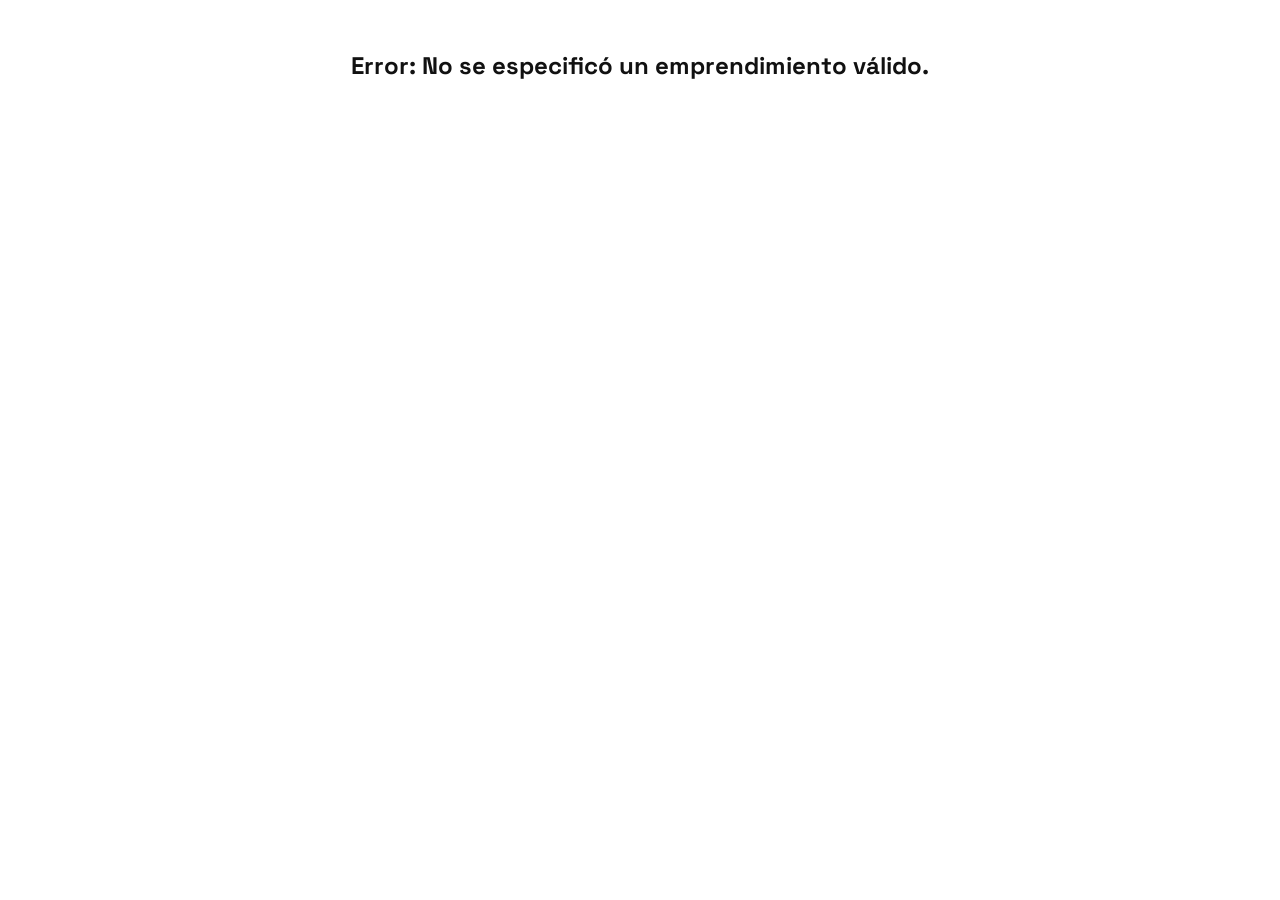
<file: html/business-detail.html>
<!DOCTYPE html>
<html lang="es">
<head>
  <meta charset="UTF-8" />
  <meta name="viewport" content="width=device-width, initial-scale=1.0" />
  <title>MercadU – Detalle de Emprendimiento</title>
  <link href="https://fonts.googleapis.com/css2?family=Nunito:wght=400;700;900&family=Space+Grotesk:wght=400;600;700&display=swap" rel="stylesheet" />
  <link rel="stylesheet" href="../css/home.css" />
  <link rel="stylesheet" href="../css/business-detail.css" />
  <link rel="stylesheet" href="/css/logueado.css" />
</head>
<body class="business-detail-page">

<nav>
  <ul class="nav-links">
    <li><a href="index.html">Explorar</a></li>
    <li><a href="business.html">Emprendimientos</a></li>
    <li><a href="#">Sobre MercadU</a></li>
  </ul>
  <div class="nav-right">
    <div class="logo">Mercad<span>U</span></div>
    <div class="nav-actions">
      <div id="navAuthZone"></div>
    </div>
  </div>
</nav>

<div class="breadcrumb" style="padding: 15px 4%; max-width: 1200px; margin: 0 auto;">
  <a href="business.html" style="color: var(--purple-dark, #4a148c); text-decoration: none; font-size: 14px;">‹ Volver a Emprendimientos</a>
</div>

<section class="emp-header">
  <div class="emp-header-text">
    <span id="businessCat" class="emp-categoria">Cargando...</span>
    <h1 id="businessTitle">–</h1>
    <p id="businessDesc">Cargando descripción del emprendimiento estudiantil...</p>
  </div>
</section>

<section class="section detail-products-section">
  <h2 class="emp-name detail-section-title">Catálogo de Productos</h2>
  <p class="detail-section-subtitle">Productos exclusivos ofrecidos por este emprendimiento</p>
  
  <div class="product-grid" id="businessProductsGrid">
    <p class="emp-loading">Cargando catálogo de productos...</p>
  </div>
</section>

<footer>
  <div class="logo">Mercad<span>U</span></div>
  <nav>
    <ul>
      <li><a href="#">Términos</a></li>
      <li><a href="#">Privacidad</a></li>
      <li><a href="#">Contacto</a></li>
    </ul>
  </nav>
  <p>© 2026 MercadU – Hecho por y para estudiantes</p>
</footer>

<script src="../js/business-detail.js"></script>
<script src="../js/nav-auth.js"></script>
</body>
</html>
</file>
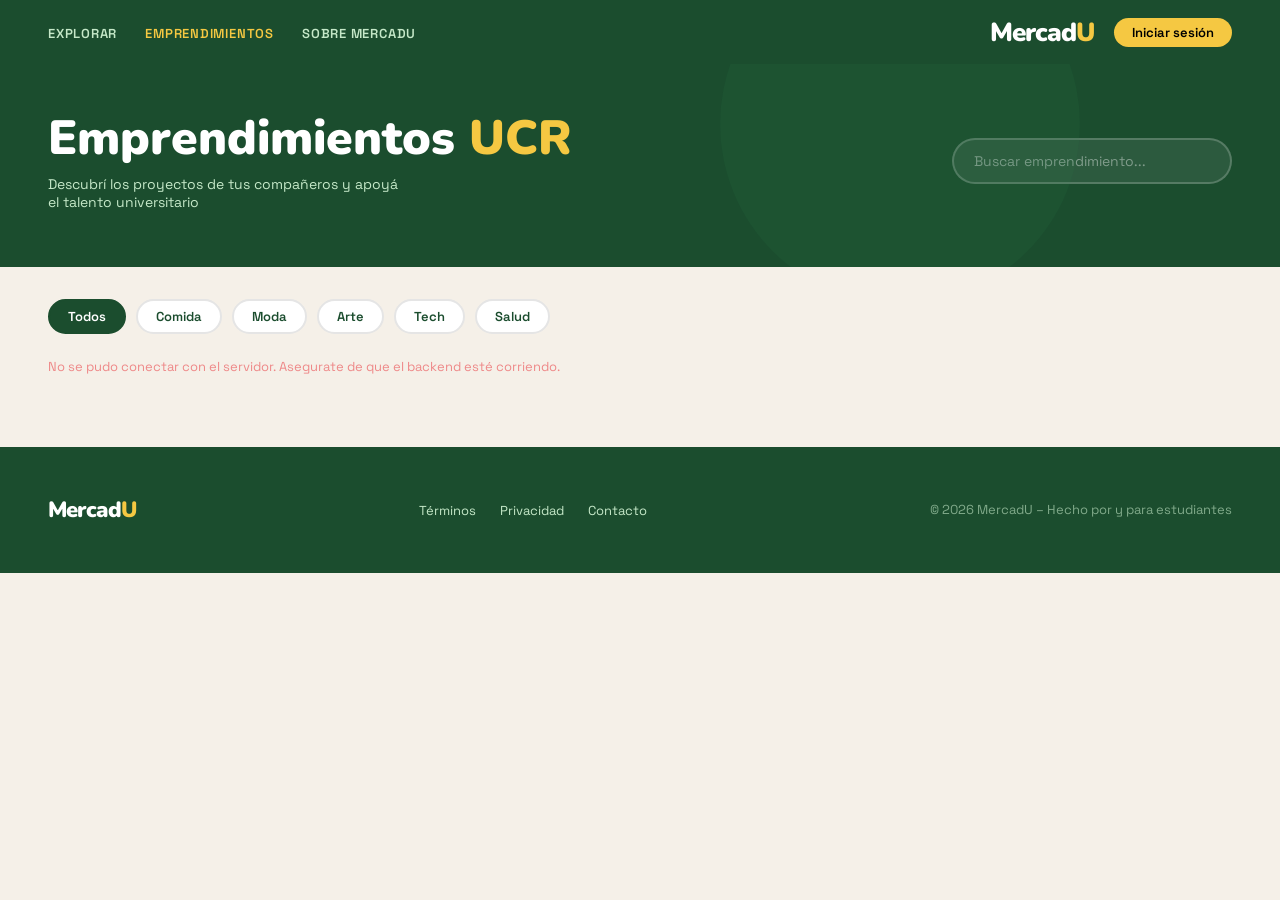
<file: html/business.html>
<!DOCTYPE html>
<html lang="es">
<head>
  <meta charset="UTF-8" />
  <meta name="viewport" content="width=device-width, initial-scale=1.0" />
  <title>MercadU – Emprendimientos</title>
  <link href="https://fonts.googleapis.com/css2?family=Nunito:wght@400;700;900&family=Space+Grotesk:wght@400;600;700&display=swap" rel="stylesheet" />
  <link rel="stylesheet" href="../css/home.css" />
  <link rel="stylesheet" href="../css/business.css" />
  <link rel="stylesheet" href="../css/logueado.css" />
</head>
<body>

<nav>
  <ul class="nav-links">
    <li><a href="index.html">Explorar</a></li>
    <li><a href="business.html" style="color:var(--yellow)">Emprendimientos</a></li>
    <li><a href="#">Sobre MercadU</a></li>
  </ul>
  <div class="nav-right">
    <div class="logo">Mercad<span>U</span></div>
    <div class="nav-actions">
      <div id="navAuthZone"></div>
    </div>
  </div>
</nav>

<div class="emp-header">
  <div class="emp-header-text">
    <h1>Emprendimientos <em>UCR</em></h1>
    <p>Descubrí los proyectos de tus compañeros y apoyá el talento universitario</p>
  </div>
  <div class="emp-search">
    <input type="text" id="searchInput" placeholder="Buscar emprendimiento..." oninput="filtrar()" />
  </div>
</div>

<div class="emp-filtros section">
  <button class="filtro-btn active" onclick="filtrarCategoria('todos', this)">Todos</button>
  <button class="filtro-btn" onclick="filtrarCategoria('comida', this)">Comida</button>
  <button class="filtro-btn" onclick="filtrarCategoria('moda', this)">Moda</button>
  <button class="filtro-btn" onclick="filtrarCategoria('arte', this)">Arte</button>
  <button class="filtro-btn" onclick="filtrarCategoria('tech', this)">Tech</button>
  <button class="filtro-btn" onclick="filtrarCategoria('salud', this)">Salud</button>
</div>

<section class="section emp-section">
  <div id="empGrid" class="emp-grid">
    <p class="emp-loading">Cargando emprendimientos...</p>
  </div>
  <p id="empEmpty" class="emp-empty" style="display:none">No se encontraron emprendimientos.</p>
</section>

<footer>
  <div class="logo">Mercad<span>U</span></div>
  <nav>
    <ul>
      <li><a href="#">Términos</a></li>
      <li><a href="#">Privacidad</a></li>
      <li><a href="#">Contacto</a></li>
    </ul>
  </nav>
  <p>© 2026 MercadU – Hecho por y para estudiantes</p>
</footer>

<script src="../js/business.js"></script>
<script src="../js/nav-auth.js"></script>
</body>
</html>
</file>
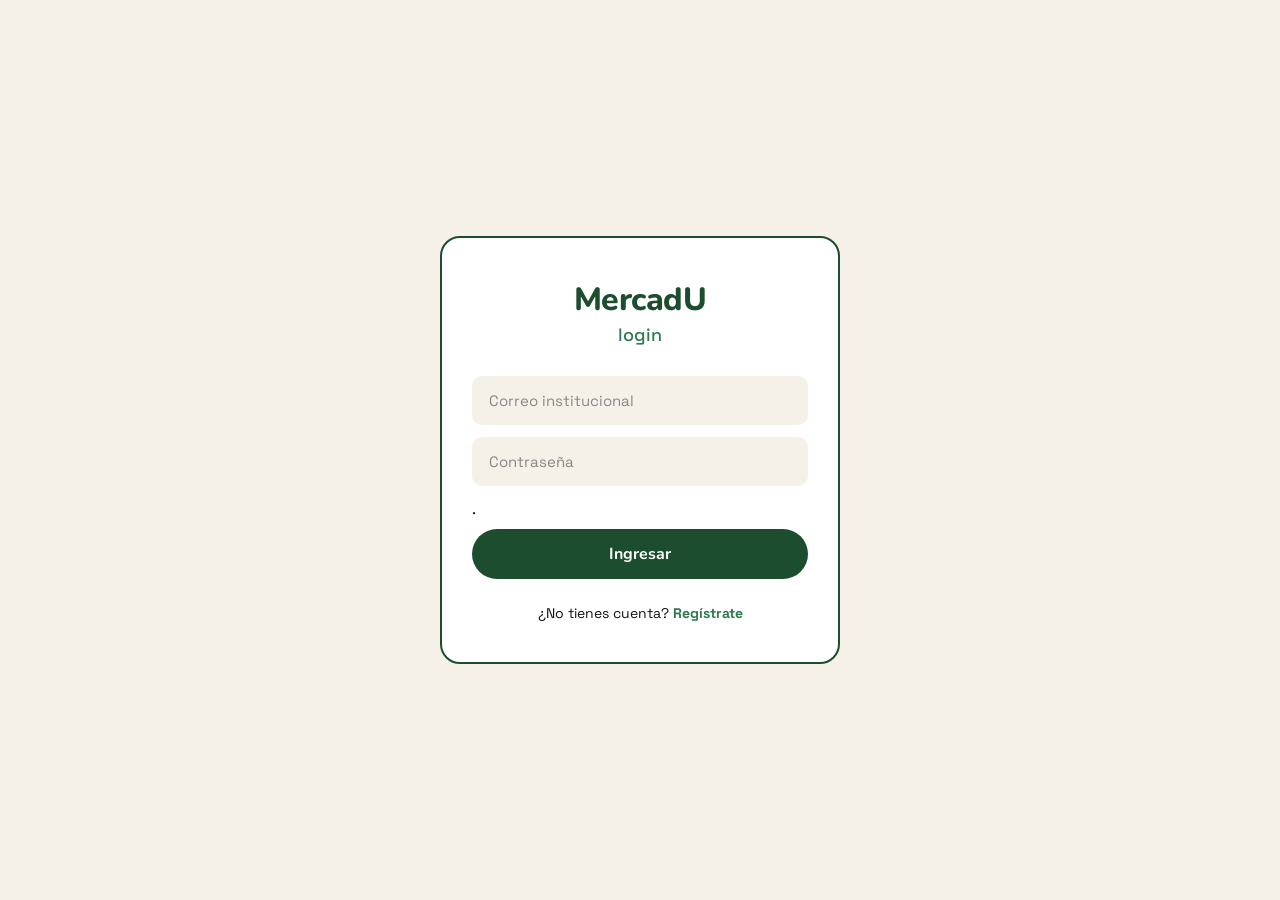
<file: html/login.html>
<!DOCTYPE html>
<html lang="en">
    <head>
        <meta charset="UTF-8">
        <meta name="viewport" content="width=device-width, initial-scale=1.0">
        <link href="https://fonts.googleapis.com/css2?family=Nunito:wght@400;700;900&family=Space+Grotesk:wght@400;600;700&display=swap" rel="stylesheet" />
        <link rel="stylesheet" href="/css/login.css" />
        <title>Login</title>
    </head>
    <body>
        <div class="container" id="container">
            <div class="form-container sign-in-container">
                <form id="loginForm">
                    <span class="brand">MercadU</span>
                    <h2>Login</h2>

                    <input type="email" id="userEmail" placeholder="Correo institucional" required />
                    <input type="password" id="userPassword" placeholder="Contraseña" required />

                    <p id = "message"> . </p>

                    <button type="submit">Ingresar</button>

                    <p class="toggle-text">¿No tienes cuenta? <a href="register.html" id="signUp">Regístrate</a></p>
                </form>
            </div>
        </div>
        
    <script src="../js/login.js"></script>
    </body>
    
</html>
</file>
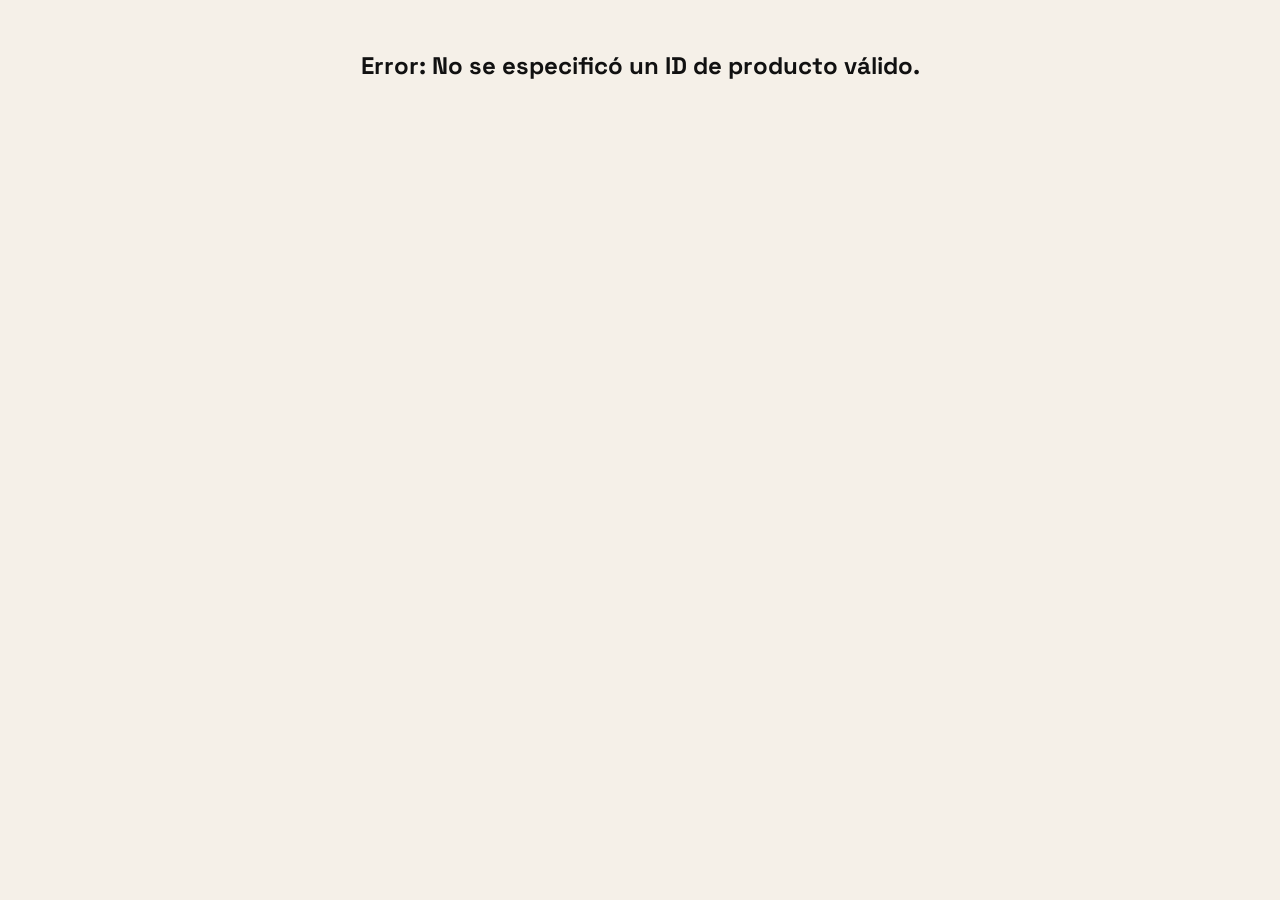
<file: html/product.html>
<!DOCTYPE html>
<html lang="es">
<head>
  <meta charset="UTF-8" />
  <meta name="viewport" content="width=device-width, initial-scale=1.0" />
  <title>MercadU – Producto</title>
  <link href="https://fonts.googleapis.com/css2?family=Nunito:wght@400;700;900&family=Space+Grotesk:wght@400;600;700&display=swap" rel="stylesheet" />
<link rel="stylesheet" href="../css/home.css" />
<link rel="stylesheet" href="../css/product.css" />
<link rel="stylesheet" href="../css/logueado.css" />
</head>
<body>

<!-- nav -->
<nav>
  <ul class="nav-links">
    <li><a href="index.html">Explorar</a></li>
    <li><a href="#">Destacados</a></li>
    <li><a href="#">Sobre MercadU</a></li>
  </ul>
  <div class="nav-right">
    <div class="logo">Mercad<span>U</span></div>
    <div class="nav-actions">
      <div id="navAuthZone"></div>
    </div>
  </div>
</nav>

<!-- breadcrumb -->
<div class="breadcrumb">
  <a href="index.html">Inicio ></a>
</div>

<!-- producto -->
<div class="product-page">

  <!-- info -->
  <div class="product-card-detail">
    <div class="product-icon-big"></div>
    <p class="detail-categoria">–</p>
  </div>

  <!-- detalle -->
  <div class="product-detail">
    <p class="detail-seller">–</p>
    <h1 class="detail-name">–</h1>

    <div class="rating-row">
      <div class="stars-display" id="starsDisplay"></div>
      <span class="rating-avg" id="ratingAvg">–</span>
      <span class="rating-count" id="ratingCount">(cargando...)</span>
    </div>

    <div class="detail-price">– <small></small></div>

    <p class="detail-desc">–</p>

    <div class="seller-box">
      <div class="seller-avatar">👤</div>
      <div class="seller-info">
        <p>Vendedor</p>
        <strong class="detail-vendedor">–</strong>
      </div>
    </div>
  </div>
</div>

<hr class="divider" />

<!-- reseñas -->
<section class="reviews-section">
  <h2>Reseñas del producto</h2>

  <div class="reviews-meta">
    <div class="big-avg" id="bigAvg">–</div>
    <div class="avg-details">
      <div class="stars-display" id="starsDisplayBig" style="margin-bottom:6px"></div>
      <div id="barChart"></div>
    </div>
  </div>

  <div class="reviews-grid" id="reviewsGrid">
    <p style="color:#aaa;font-size:14px">Cargando reseñas...</p>
  </div>

  <div class="new-review">
    <h3>Dejá tu reseña </h3>

    <div class="form-group">
      <label>Tu calificación</label>
      <div class="star-picker" id="starPicker">
        <button class="star-btn" data-val="1" onclick="setStars(1)">★</button>
        <button class="star-btn" data-val="2" onclick="setStars(2)">★</button>
        <button class="star-btn" data-val="3" onclick="setStars(3)">★</button>
        <button class="star-btn" data-val="4" onclick="setStars(4)">★</button>
        <button class="star-btn" data-val="5" onclick="setStars(5)">★</button>
      </div>
    </div>

    <div class="form-group">
      <label for="comentario">Comentario</label>
      <textarea id="comentario" placeholder="Contanos tu experiencia con este producto..." maxlength="500" oninput="updateChar()"></textarea>
      <span class="char-count"><span id="charCount">0</span>/500</span>
    </div>

    <button class="btn-submit" onclick="enviarResena()">Publicar reseña</button>
    <div class="form-msg" id="formMsg"></div>
  </div>
</section>

<footer>
  <div class="logo">Mercad<span>U</span></div>
  <nav>
    <ul>
      <li><a href="#">Términos</a></li>
      <li><a href="#">Privacidad</a></li>
      <li><a href="#">Contacto</a></li>
    </ul>
  </nav>
  <p>© 2026 MercadU – Hecho por y para estudiantes</p>
</footer>
 <script src="../js/product.js"></script>
 <script src="../js/nav-auth.js"></script>
</body>
</html>
</file>
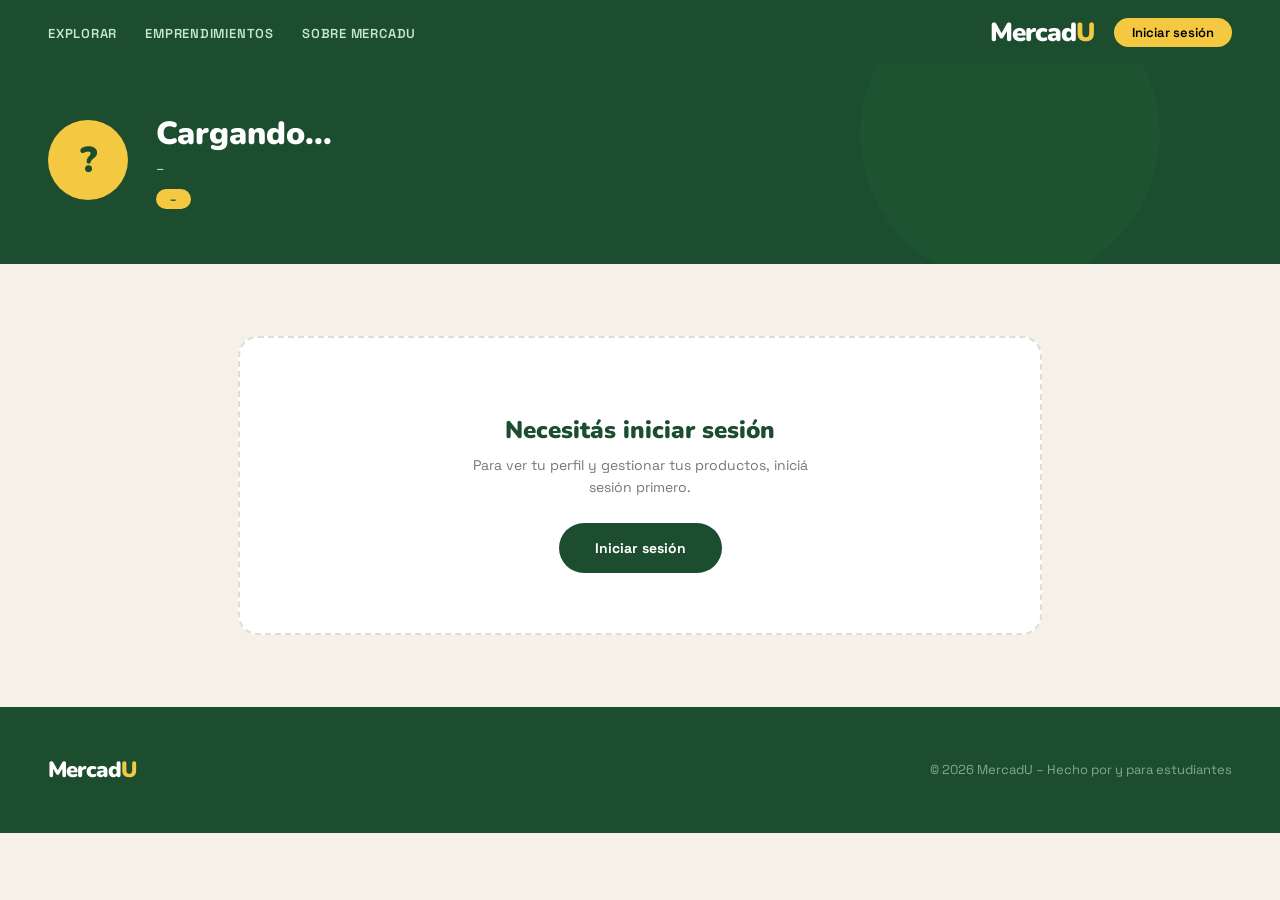
<file: html/profile.html>
<!DOCTYPE html>
<html lang="es">
<head>
  <meta charset="UTF-8" />
  <meta name="viewport" content="width=device-width, initial-scale=1.0" />
  <title>MercadU – Mi perfil</title>
  <link href="https://fonts.googleapis.com/css2?family=Nunito:wght@400;700;900&family=Space+Grotesk:wght@400;600;700&display=swap" rel="stylesheet" />
  <link rel="stylesheet" href="../css/home.css" />
  <link rel="stylesheet" href="../css/logueado.css" />
  <link rel="stylesheet" href="../css/profile.css" />
</head>
<body>

<nav>
  <ul class="nav-links">
    <li><a href="index.html">Explorar</a></li>
    <li><a href="business.html">Emprendimientos</a></li>
    <li><a href="#">Sobre MercadU</a></li>
  </ul>
  <div class="nav-right">
    <div class="logo">Mercad<span>U</span></div>
    <div id="navAuthZone"></div>
  </div>
</nav>

<div class="profile-header">
  <div class="profile-avatar-big" id="profileAvatarBig">?</div>
  <div class="profile-header-info">
    <h1 id="profileName">Cargando...</h1>
    <p id="profileEmail" class="profile-email">–</p>
    <span id="profileRol" class="profile-badge">–</span>
  </div>
</div>

<div class="profile-body section">

  <div id="noSession" class="profile-empty-state" style="display:none">
    <div class="empty-icon"></div>
    <h2>Necesitás iniciar sesión</h2>
    <p>Para ver tu perfil y gestionar tus productos, iniciá sesión primero.</p>
    <a href="login.html" class="btn-dark">Iniciar sesión</a>
  </div>

  <div id="withSession" style="display:none">

    <div class="profile-section-card" id="businessBlock">
      <div class="profile-section-header">
        <h2>Mi emprendimiento</h2>
      </div>
      <div id="businessContent">
        </div>
    </div>

    <div class="profile-section-card" id="productsBlock" style="display:none">
      <div class="profile-section-header">
        <h2>Mis productos</h2>
        <button class="btn-dark" id="btnAddProduct" onclick="abrirModalProducto()">+ Agregar producto</button>
      </div>
      <div class="product-grid" id="profileProductGrid">
        <p style="color:#aaa;font-size:14px">Cargando tus productos...</p>
      </div>
    </div>

  </div>
</div>

<div id="modalBusiness" class="modal-overlay" style="display:none">
  <div class="modal-card">
    <div class="modal-header">
      <h3>Crear mi emprendimiento</h3>
      <button class="modal-close" onclick="cerrarModal('modalBusiness')">✕</button>
    </div>
    <div class="form-group">
      <label>Nombre del emprendimiento</label>
      <input type="text" id="bName" placeholder="Ej: Stickers by Ailen" />
    </div>
    <div class="form-group">
      <label>Descripción</label>
      <textarea id="bDesc" placeholder="Contá de qué trata tu emprendimiento..." rows="3"></textarea>
    </div>
    <div class="form-group">
      <label>Categoría</label>
      <select id="bCategory">
        <option value="" disabled selected>Seleccioná una categoría</option>
        <option value="comida">Comida</option>
        <option value="moda">Moda</option>
        <option value="arte">Arte</option>
        <option value="tech">Tech</option>
        <option value="salud">Salud</option>
        <option value="general">General</option>
      </select>
    </div>
    <div class="form-msg" id="businessMsg"></div>
    <button class="btn-submit-modal" onclick="crearEmprendimiento()">Crear emprendimiento</button>
  </div>
</div>

<div id="modalEditBusiness" class="modal-overlay" style="display:none">
  <div class="modal-card">
    <div class="modal-header">
      <h3>Editar mi emprendimiento</h3>
      <button class="modal-close" onclick="cerrarModal('modalEditBusiness')">✕</button>
    </div>
    <div class="form-group">
      <label>Nombre del emprendimiento</label>
      <input type="text" id="editBName" />
    </div>
    <div class="form-group">
      <label>Descripción</label>
      <textarea id="editBDesc" rows="3"></textarea>
    </div>
    <div class="form-group">
      <label>Categoría</label>
      <select id="editBCategory">
        <option value="comida">Comida</option>
        <option value="moda">Moda</option>
        <option value="arte">Arte</option>
        <option value="tech">Tech</option>
        <option value="salud">Salud</option>
        <option value="general">General</option>
      </select>
    </div>
    <div class="form-msg" id="editBusinessMsg"></div>
    <button class="btn-submit-modal" onclick="actualizarEmprendimiento()">Guardar Cambios</button>
  </div>
</div>

<div id="modalProduct" class="modal-overlay" style="display:none">
  <div class="modal-card">
    <div class="modal-header">
      <h3>Publicar producto</h3>
      <button class="modal-close" onclick="cerrarModal('modalProduct')">✕</button>
    </div>
    <div class="form-group">
      <label>Nombre del producto</label>
      <input type="text" id="pName" placeholder="Ej: Pack de stickers" />
    </div>
    <div class="form-group">
      <label>Descripción</label>
      <textarea id="pDesc" placeholder="Describí tu producto..." rows="3"></textarea>
    </div>
    <div class="form-group">
      <label>Precio (₡)</label>
      <input type="number" id="pPrice" placeholder="Ej: 2500" min="0" />
    </div>
    <div class="form-msg" id="productMsg"></div>
    <button class="btn-submit-modal" onclick="publicarProducto()">Publicar producto</button>
  </div>
</div>

<footer>
  <div class="logo">Mercad<span>U</span></div>
  <p>© 2026 MercadU – Hecho por y para estudiantes</p>
</footer>

<script src="../js/profile.js"></script>
<script src="../js/nav-auth.js"></script>
</body>
</html>
</file>
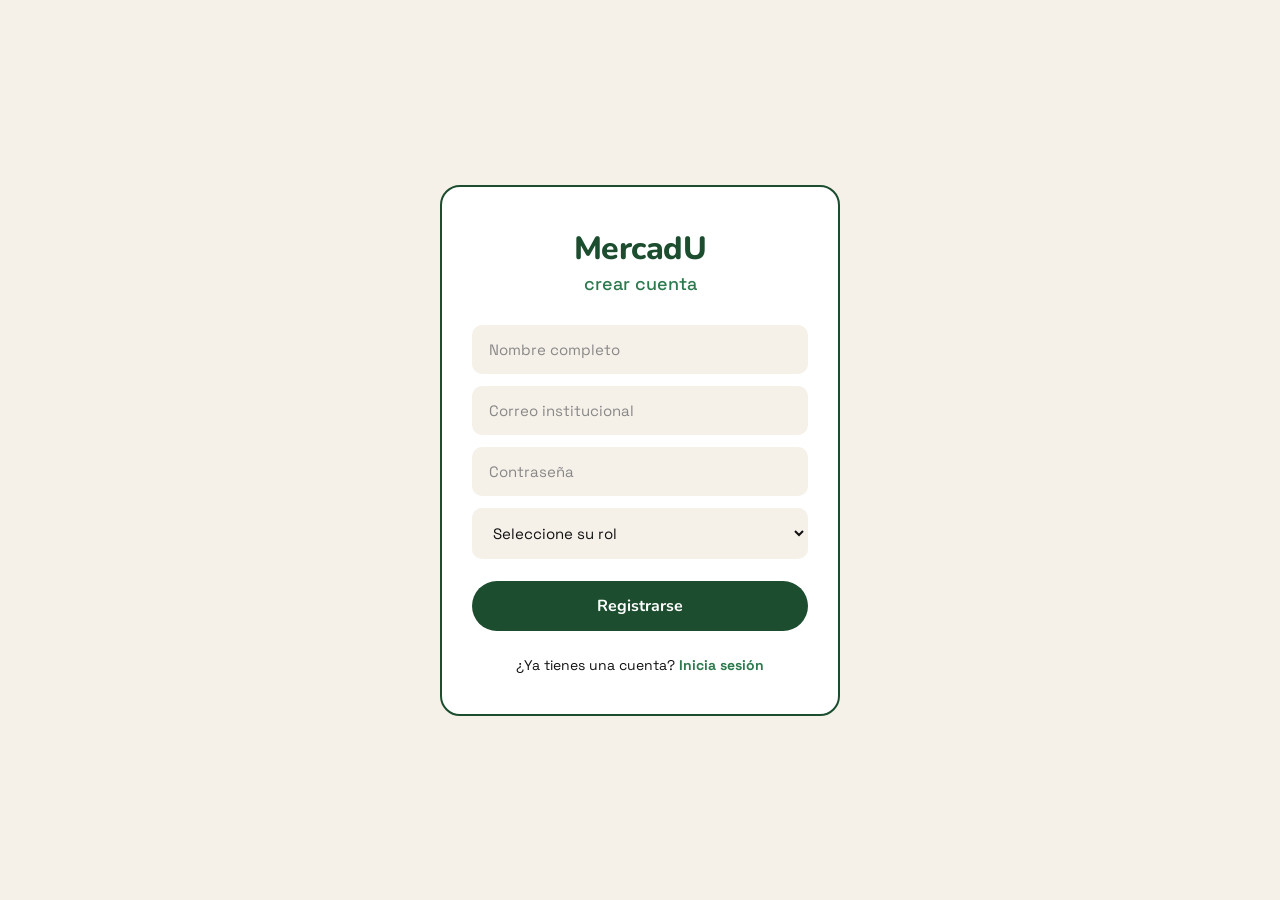
<file: html/register.html>
<!DOCTYPE html>
<html lang="en">
    <head>
        <meta charset="UTF-8">
        <meta name="viewport" content="width=device-width, initial-scale=1.0">
        <link href="https://fonts.googleapis.com/css2?family=Nunito:wght@400;700;900&family=Space+Grotesk:wght@400;600;700&display=swap" rel="stylesheet" />
        <link rel="stylesheet" href="/css/login.css" />
        <title>Registro</title>
    </head>
    
    <body>
        <div class="container" id="container">
            <div class="form-container sign-up-container">
                <form id="userForm">
                    <span class="brand">MercadU</span>
                    <h2>Crear Cuenta</h2>
                    
                    
                    
                    <input type="text" id="userName" placeholder="Nombre completo" required />
                    
                    <input type="email" id="userEmail" placeholder="Correo institucional" required />
                    
                    <input type="password" id="userPassword" placeholder="Contraseña" required />
                    
                    <select id="userRol" required>
                        <option value="" disabled selected>Seleccione su rol</option>
                        <option value="ESTUDIANTE">Estudiante</option>
                        <option value="VENDEDOR">Vendedor</option>
                    </select>
                    
                    <div id="message" ></div>
                    
                    <button type="submit">Registrarse</button>
                    <p class="toggle-text">¿Ya tienes una cuenta? <a href="login.html" id="signIn">Inicia sesión</a></p>
                </form>
            </div>
        </div>
        <script src="../js/register.js"></script>
    </body>
    
</html>
</file>
<file: css/home.css>
/* ── tokens ── */
:root {
  --green-dark:  #1b4d2e;
  --green-mid:   #2d7a4f;
  --green-light: #c5e8c8;
  --pink:        #f2a7c3;
  --yellow:      #f5c842;
  --peach:       #f5b88a;
  --cream:       #f5f0e8;
  --white:       #ffffff;
  --text-dark:   #111111;

  --font-display: 'Nunito', sans-serif;
  --font-body:    'Space Grotesk', sans-serif;

  --radius-card: 20px;
  --radius-btn:  50px;
}

*, *::before, *::after { box-sizing: border-box; margin: 0; padding: 0; }

body {
  font-family: var(--font-body);
  background: var(--cream);
  color: var(--text-dark);
}

/* ── navegación ── */
nav {
  background: var(--green-dark);
  display: flex;
  align-items: center;
  justify-content: space-between;
  padding: 0 48px;
  height: 64px;
  position: sticky;
  top: 0;
  z-index: 100;
}

.nav-right {
  display: flex;
  align-items: center;
  gap: 20px;
}

.nav-links {
  display: flex;
  gap: 28px;
  list-style: none;
  margin-right: 48px;
}

.nav-links a {
  color: var(--green-light);
  text-decoration: none;
  font-size: 13px;
  font-weight: 600;
  letter-spacing: .06em;
  text-transform: uppercase;
  transition: color .2s;
}

.nav-links a:hover { color: var(--yellow); }

.logo {
  font-family: var(--font-display);
  font-weight: 900;
  font-size: 26px;
  color: var(--white);
  letter-spacing: -1px;
}

.logo span { color: var(--yellow); }

.nav-actions {
  display: flex;
  gap: 16px;
  align-items: center;
}

.nav-actions button {
  background: var(--yellow);
  border: none;
  border-radius: var(--radius-btn);
  font-family: var(--font-body);
  font-weight: 600;
  font-size: 13px;
  padding: 6px 18px;
  cursor: pointer;
  transition: transform .15s, background .2s;
}

.nav-actions button:hover { transform: scale(1.04); background: #ffd000; }

/* ── hero ── */
.hero {
  background: var(--green-dark);
  display: grid;
  grid-template-columns: 1fr 1fr;
  align-items: center;
  min-height: 480px;
  padding: 64px 48px;
  gap: 40px;
  position: relative;
  overflow: hidden;
}

/* decorative circles */
.hero::before,
.hero::after {
  content: '';
  position: absolute;
  border-radius: 50%;
  opacity: .15;
  background: var(--green-mid);
  pointer-events: none;
}
.hero::before { width: 400px; height: 400px; top: -120px; right: 240px; }
.hero::after  { width: 260px; height: 260px; bottom: -80px; right: 180px; }

.hero-text { position: relative; z-index: 1; }

.hero-eyebrow {
  display: inline-block;
  background: var(--yellow);
  border-radius: var(--radius-btn);
  font-size: 12px;
  font-weight: 700;
  letter-spacing: .08em;
  text-transform: uppercase;
  padding: 4px 14px;
  margin-bottom: 20px;
  color: var(--green-dark);
}

.hero h1 {
  font-family: var(--font-display);
  font-size: clamp(36px, 5vw, 58px);
  font-weight: 900;
  color: var(--white);
  line-height: 1.05;
  margin-bottom: 20px;
}

.hero h1 em {
  font-style: normal;
  color: var(--yellow);
}

.hero p {
  color: var(--green-light);
  font-size: 15px;
  line-height: 1.7;
  max-width: 380px;
  margin-bottom: 32px;
}

.btn-primary {
  display: inline-block;
  background: var(--white);
  color: var(--green-dark);
  font-family: var(--font-body);
  font-weight: 700;
  font-size: 14px;
  padding: 14px 32px;
  border-radius: var(--radius-btn);
  text-decoration: none;
  border: none;
  cursor: pointer;
  transition: transform .2s, background .2s;
}

.btn-primary:hover { background: var(--yellow); transform: translateY(-2px); }

.btn-secondary {
  display: inline-block;
  background: transparent;
  color: var(--white);
  font-family: var(--font-body);
  font-weight: 600;
  font-size: 14px;
  padding: 14px 28px;
  border-radius: var(--radius-btn);
  text-decoration: none;
  border: 2px solid rgba(255,255,255,.35);
  margin-left: 12px;
  transition: border-color .2s, background .2s;
}

.btn-secondary:hover { background: rgba(255,255,255,.08); border-color: var(--white); }

/* hero image card */
.hero-visual {
  position: relative;
  z-index: 1;
  display: flex;
  justify-content: center;
  align-items: center;
}

.hero-img-card {
  background: transparent;
  border-radius: var(--radius-card);
  width: 450px;
  height: 350px;
  display: flex;
  align-items: center;
  justify-content: center;
  overflow: hidden;
}

.hero-img-card img {
  width: 100%;
  height: 100%;
  object-fit: cover;
  border-radius: var(--radius-card);
}

/* oculta el placeholder cuando hay una imagen real */
.hero-img-card img ~ .hero-img-placeholder {
  display: none;
}

.hero-img-placeholder {
  display: flex;
  flex-direction: column;
  align-items: center;
  gap: 12px;
  color: rgba(0,0,0,.4);
  font-size: 13px;
  font-weight: 600;
  text-align: center;
  padding: 20px;
}

.hero-img-placeholder svg { opacity: .5; }

/* ── seccion wr ── */
.section { padding: 72px 48px; }

.section-title {
  font-family: var(--font-display);
  font-size: 32px;
  font-weight: 900;
  color: var(--green-dark);
  margin-bottom: 8px;
}

.section-subtitle {
  color: #555;
  font-size: 14px;
  margin-bottom: 40px;
}

/* ── categorias ── */
.categories { background: var(--cream); }

.cat-grid {
  display: grid;
  grid-template-columns: repeat(5, 1fr);
  gap: 16px;
}

.cat-card {
  background: var(--white);
  border-radius: var(--radius-card);
  padding: 28px 16px;
  text-align: center;
  cursor: pointer;
  transition: transform .2s, box-shadow .2s;
  border: 2px solid transparent;
}

.cat-card:hover {
  transform: translateY(-4px);
  box-shadow: 0 12px 32px rgba(27,77,46,.12);
  border-color: var(--green-mid);
}

.cat-icon {
  font-size: 36px;
  margin-bottom: 10px;
  display: block;
}

.cat-card p {
  font-weight: 700;
  font-size: 13px;
  color: var(--green-dark);
  letter-spacing: .02em;
}

/* ── productos ── */
.products { background: var(--white); }

.product-grid {
  display: flex;
  flex-direction: column;
  gap: 14px;
}

.product-card {
  border-radius: var(--radius-card);
  background: var(--cream);
  transition: transform .2s, box-shadow .2s;
  cursor: pointer;
  display: flex;
  align-items: center;
  gap: 20px;
  padding: 20px 24px;
  text-decoration: none;
  color: inherit;
  border: 2px solid transparent;
}

.product-card:hover {
  transform: translateX(4px);
  box-shadow: 0 8px 24px rgba(27,77,46,.10);
  border-color: var(--green-mid);
}

.product-body {
  flex: 1;
  min-width: 0;
}

.product-seller {
  font-size: 11px;
  font-weight: 600;
  color: var(--green-mid);
  text-transform: uppercase;
  letter-spacing: .06em;
  margin-bottom: 2px;
}

.product-name {
  font-family: var(--font-display);
  font-weight: 800;
  font-size: 16px;
  color: var(--green-dark);
  margin-bottom: 4px;
  white-space: nowrap;
  overflow: hidden;
  text-overflow: ellipsis;
}

.product-desc {
  font-size: 12px;
  color: #777;
  white-space: nowrap;
  overflow: hidden;
  text-overflow: ellipsis;
}

.product-meta {
  display: flex;
  flex-direction: column;
  align-items: flex-end;
  gap: 6px;
  flex-shrink: 0;
}

.product-price {
  font-weight: 800;
  font-size: 17px;
  color: var(--green-dark);
}

.product-price small {
  font-size: 11px;
  font-weight: 400;
  color: #888;
  margin-left: 2px;
}

.product-arrow {
  color: var(--green-mid);
  font-size: 18px;
  font-weight: 700;
}


.product-price small {
  font-size: 12px;
  font-weight: 400;
  color: #888;
  margin-left: 4px;
}

/* ── tuto ── */
.how { background: var(--green-dark); padding-bottom: 120px; }
.how .section-title { color: var(--white); }
.how .section-subtitle { color: var(--green-light); }

.steps-grid {
  display: grid;
  grid-template-columns: repeat(3, 1fr);
  gap: 32px;
}

.step {
  background: rgba(255,255,255,.06);
  border: 1px solid rgba(255,255,255,.1);
  border-radius: var(--radius-card);
  padding: 32px;
}

.step-num {
  font-family: var(--font-display);
  font-size: 48px;
  font-weight: 900;
  color: var(--yellow);
  line-height: 1;
  margin-bottom: 16px;
}

.step h3 {
  font-family: var(--font-display);
  font-size: 20px;
  font-weight: 800;
  color: var(--white);
  margin-bottom: 10px;
}

.step p { color: var(--green-light); font-size: 14px; line-height: 1.7; }

/* ── emprendedores banner ── */
.cta-banner {
  background: var(--yellow);
  border-radius: var(--radius-card);
  margin: 80px 48px 80px;
  padding: 52px 60px;
  display: flex;
  flex-direction: column;
  align-items: center;
  text-align: center;
  gap: 28px;
}

.cta-banner h2 {
  font-family: var(--font-display);
  font-size: 32px;
  font-weight: 900;
  color: var(--green-dark);
  max-width: 500px;
}

.btn-dark {
  background: var(--green-dark);
  color: var(--white);
  font-family: var(--font-body);
  font-weight: 700;
  font-size: 14px;
  padding: 16px 36px;
  border-radius: var(--radius-btn);
  border: none;
  cursor: pointer;
  white-space: nowrap;
  text-decoration: none;
  display: inline-block;
  transition: transform .2s;
}

.btn-dark:hover { transform: scale(1.04); }

/* ── footer ── */
footer {
  background: var(--green-dark);
  color: var(--green-light);
  padding: 48px;
  display: flex;
  justify-content: space-between;
  align-items: center;
  flex-wrap: wrap;
  gap: 16px;
}

footer .logo { font-size: 22px; }

footer p { font-size: 13px; opacity: .6; }

footer nav { background: transparent; padding: 0; height: auto; position: static; }
footer nav ul { display: flex; gap: 24px; list-style: none; }
footer nav ul a { color: var(--green-light); text-decoration: none; font-size: 13px; }
footer nav ul a:hover { color: var(--yellow); }

/* ── responsive ── */
@media (max-width: 900px) {
  .hero { grid-template-columns: 1fr; }
  .hero-visual { display: none; }
  .cat-grid { grid-template-columns: repeat(3, 1fr); }
  .product-grid { grid-template-columns: 1fr 1fr; }
  .steps-grid { grid-template-columns: 1fr; }
  .cta-banner { flex-direction: column; margin: 0 24px 48px; padding: 40px; }
}
</file>
<file: css/business-detail.css>
/* =====================================================
   business-detail.css
   ===================================================== */

/* ── CONFIGURACIÓN DE PÁGINA Y CONTENEDOR ── */
.business-detail-page {
    background-color: var(--white, #ffffff);
    margin: 0;
    font-family: var(--font-body, 'Nunito', sans-serif);
}

/* Regreso / Breadcrumb */
.business-detail-page .detail-breadcrumb {
    padding: 24px 48px;
    background: transparent;
}

.business-detail-page .detail-breadcrumb a {
    text-decoration: none;
    color: var(--green-mid, #2e7d32);
    font-weight: 600;
    font-size: 14px;
    transition: color 0.2s;
}

.business-detail-page .detail-breadcrumb a:hover {
    color: var(--green-dark, #1b4d2e);
}

/* ── HERO HEADER DEL EMPRENDIMIENTO ── */
.business-detail-page .emp-header {
    background: var(--green-dark, #1b4d2e);
    padding: 48px;
    display: flex;
    flex-direction: column;
    align-items: flex-start;
    justify-content: center;
    gap: 16px;
    position: relative;
    overflow: hidden;
}

/* Efecto de fondo circular decorativo */
.business-detail-page .emp-header::before {
    content: '';
    position: absolute;
    width: 360px;
    height: 360px;
    border-radius: 50%;
    background: var(--green-mid, #2e7d32);
    opacity: .12;
    top: -120px;
    right: 10%;
    pointer-events: none;
}

.business-detail-page .emp-header-text {
    position: relative;
    z-index: 2;
}

.business-detail-page .emp-header .emp-categoria {
    font-size: 11px;
    font-weight: 700;
    color: var(--green-dark, #1b4d2e);
    text-transform: uppercase;
    letter-spacing: .06em;
    background: var(--yellow, #ffc107);
    padding: 4px 14px;
    border-radius: 50px;
    display: inline-block;
    margin-bottom: 12px;
}

.business-detail-page .emp-header-text h1 {
    font-family: var(--font-display, 'Space Grotesk', sans-serif);
    font-size: clamp(32px, 5vw, 48px);
    font-weight: 900;
    color: var(--white, #ffffff);
    line-height: 1.1;
    margin: 0 0 12px 0;
}

.business-detail-page .emp-header-text p {
    color: var(--green-light, #c8e6c9);
    font-size: 15px;
    max-width: 600px;
    margin: 0;
    line-height: 1.5;
}

/* ── SECCIÓN DEL CATÁLOGO ── */
.business-detail-page .detail-products-section {
    padding: 56px 48px;
    max-width: 1200px;
    margin: 0 auto;
}

.business-detail-page .detail-section-title {
    font-family: var(--font-display, 'Space Grotesk', sans-serif);
    color: var(--green-dark, #1b4d2e);
    font-size: 26px;
    font-weight: 800;
    margin: 0 0 6px 0;
}

.business-detail-page .detail-section-subtitle {
    color: #666666;
    font-size: 14px;
    margin: 0 0 40px 0;
}

/* ── REJILLA DE PRODUCTOS (GRID) ── */
.business-detail-page .product-grid {
    display: grid;
    grid-template-columns: repeat(auto-fill, minmax(280px, 1fr));
    gap: 32px;
}

/* Tarjeta individual de Producto */
.business-detail-page .product-card {
    background: var(--cream, #fdfbf7);
    border: 2px solid #e5e5e5;
    border-radius: var(--radius-card, 16px);
    padding: 28px;
    display: flex;
    flex-direction: column;
    justify-content: space-between;
    min-height: 180px;
    gap: 20px;
    transition: transform .2s ease, box-shadow .2s ease, border-color .2s ease;
}

.business-detail-page .product-card:hover {
    transform: translateY(-4px);
    box-shadow: 0 12px 32px rgba(27,77,46,.08);
    border-color: var(--green-mid, #2e7d32);
}

/* Contenido interno de la tarjeta */
.business-detail-page .product-body {
    display: flex;
    flex-direction: column;
    gap: 8px;
}

.business-detail-page .product-name {
    font-family: var(--font-display, 'Space Grotesk', sans-serif);
    font-weight: 800;
    font-size: 18px;
    color: var(--green-dark, #1b4d2e);
    margin: 0;
}

.business-detail-page .product-desc {
    font-size: 13px;
    color: #555555;
    line-height: 1.4;
    margin: 0;
}

/* Meta / Precio inferior */
.business-detail-page .product-meta {
    display: flex;
    justify-content: space-between;
    align-items: center;
    border-top: 1px solid rgba(0,0,0,.05);
    padding-top: 16px;
}

.business-detail-page .product-price {
    font-size: 18px;
    font-weight: 700;
    color: var(--green-dark, #1b4d2e);
}

/* Estados de carga y error */
.business-detail-page .emp-loading {
    color: #aaaaaa;
    font-size: 14px;
    grid-column: 1 / -1;
    text-align: center;
    padding: 40px 0;
}

/* ── RESPONSIVE ADAPTABILITY ── */
@media (max-width: 768px) {
    .business-detail-page .detail-breadcrumb {
        padding: 16px 24px;
    }
    
    .business-detail-page .emp-header {
        padding: 40px 24px;
    }
    
    .business-detail-page .detail-products-section {
        padding: 40px 24px;
    }
    
    .business-detail-page .product-grid {
        grid-template-columns: 1fr; /* Una columna completa en pantallas pequeñas */
        gap: 20px;
    }
}
</file>
<file: css/logueado.css>
/* ── menu usuario ── */
.user-menu {
  position: relative;
  display: flex;
  align-items: center;
  gap: 10px;
  cursor: pointer;
}

.user-avatar {
  width: 36px;
  height: 36px;
  border-radius: 50%;
  background: var(--yellow);
  display: flex;
  align-items: center;
  justify-content: center;
  font-family: var(--font-display);
  font-weight: 900;
  font-size: 15px;
  color: var(--green-dark);
  flex-shrink: 0;
  transition: transform .15s;
}

.user-menu:hover .user-avatar { transform: scale(1.08); }

.user-name {
  color: var(--green-light);
  font-size: 13px;
  font-weight: 600;
}

/* ── dropdown ── */
.dropdown {
  position: absolute;
  top: calc(100% + 12px);
  right: 0;
  background: var(--white);
  border-radius: 16px;
  box-shadow: 0 8px 32px rgba(0,0,0,.15);
  min-width: 180px;
  overflow: hidden;
  display: none;
  z-index: 200;
}

.user-menu:hover .dropdown,
.user-menu:focus-within .dropdown { display: block; }

.dropdown a {
  display: flex;
  align-items: center;
  gap: 10px;
  padding: 12px 18px;
  font-size: 13px;
  font-weight: 600;
  color: var(--green-dark);
  text-decoration: none;
  transition: background .15s;
}

.dropdown a:hover { background: var(--cream); }
.dropdown a.danger { color: #c00; }
.dropdown a.danger:hover { background: #fff0f0; }

.dropdown-divider {
  border: none;
  border-top: 1px solid #eee;
  margin: 4px 0;
}

/* ── banner bienvenida ── */
.greeting-banner {
  background: var(--green-dark);
  padding: 12px 48px;
  display: flex;
  align-items: center;
  justify-content: space-between;
  border-bottom: 3px solid var(--yellow);
}

.greeting-banner p {
  color: var(--green-light);
  font-size: 13px;
}

.greeting-banner strong { color: var(--yellow); }

.btn-publish {
  background: var(--yellow);
  color: var(--green-dark);
  font-family: var(--font-body);
  font-weight: 700;
  font-size: 12px;
  padding: 6px 16px;
  border-radius: var(--radius-btn);
  border: none;
  cursor: pointer;
  text-decoration: none;
  transition: transform .15s;
}

.btn-publish:hover { transform: scale(1.04); }

/* ── productos ── */
.mis-productos-header {
  display: flex;
  align-items: flex-start;
  justify-content: space-between;
  margin-bottom: 40px;
}

.empty-card { cursor: default; }
.empty-card:hover { transform: none; box-shadow: none; }

.empty-content {
  display: flex;
  flex-direction: column;
  align-items: center;
  gap: 8px;
  color: #999;
  font-size: 13px;
  font-weight: 600;
  text-align: center;
  padding: 20px;
}
</file>
<file: css/business.css>
/* =====================================================
   emprendimientos.css
   ===================================================== */

/* ── HEADER ── */
.emp-header {
  background: var(--green-dark);
  padding: 48px 48px 56px;
  display: flex;
  align-items: center;
  justify-content: space-between;
  gap: 32px;
  position: relative;
  overflow: hidden;
}

.emp-header::before {
  content: '';
  position: absolute;
  width: 360px;
  height: 360px;
  border-radius: 50%;
  background: var(--green-mid);
  opacity: .12;
  top: -120px;
  right: 200px;
  pointer-events: none;
}

.emp-header-text h1 {
  font-family: var(--font-display);
  font-size: clamp(28px, 4vw, 48px);
  font-weight: 900;
  color: var(--white);
  line-height: 1.1;
  margin-bottom: 10px;
}

.emp-header-text h1 em {
  font-style: normal;
  color: var(--yellow);
}

.emp-header-text p {
  color: var(--green-light);
  font-size: 14px;
  max-width: 360px;
}

/* buscador */
.emp-search input {
  font-family: var(--font-body);
  font-size: 14px;
  padding: 12px 20px;
  border-radius: var(--radius-btn);
  border: 2px solid rgba(255,255,255,.2);
  background: rgba(255,255,255,.08);
  color: var(--white);
  width: 280px;
  outline: none;
  transition: border-color .2s, background .2s;
}

.emp-search input::placeholder { color: rgba(255,255,255,.4); }
.emp-search input:focus {
  border-color: var(--yellow);
  background: rgba(255,255,255,.14);
}

/* ── FILTROS ── */
.emp-filtros {
  display: flex;
  gap: 10px;
  flex-wrap: wrap;
  padding-top: 32px;
  padding-bottom: 8px;
}

.filtro-btn {
  background: var(--white);
  border: 2px solid #e5e5e5;
  border-radius: var(--radius-btn);
  font-family: var(--font-body);
  font-size: 13px;
  font-weight: 600;
  padding: 7px 18px;
  cursor: pointer;
  color: var(--green-dark);
  transition: all .2s;
}

.filtro-btn:hover,
.filtro-btn.active {
  background: var(--green-dark);
  border-color: var(--green-dark);
  color: var(--white);
}

/* ── GRID ── */
.emp-section { padding-top: 16px; }

.emp-grid {
  display: flex;
  flex-direction: column;
  gap: 16px;
}

/* tarjeta de emprendimiento */
.emp-card {
  background: var(--cream);
  border-radius: var(--radius-card);
  padding: 24px 28px;
  display: flex;
  align-items: center;
  gap: 20px;
  border: 2px solid transparent;
  transition: transform .2s, box-shadow .2s, border-color .2s;
  cursor: pointer;
}

.emp-card:hover {
  transform: translateX(4px);
  box-shadow: 0 8px 24px rgba(27,77,46,.10);
  border-color: var(--green-mid);
}

/* icono */
.emp-icon {
  width: 52px;
  height: 52px;
  border-radius: 14px;
  background: var(--green-light);
  display: flex;
  align-items: center;
  justify-content: center;
  font-size: 24px;
  flex-shrink: 0;
}

.emp-card:nth-child(3n+1) .emp-icon { background: var(--pink); }
.emp-card:nth-child(3n+2) .emp-icon { background: var(--peach); }
.emp-card:nth-child(3n+3) .emp-icon { background: var(--green-light); }

/* cuerpo */
.emp-body { flex: 1; min-width: 0; }

.emp-name {
  font-family: var(--font-display);
  font-weight: 800;
  font-size: 17px;
  color: var(--green-dark);
  margin-bottom: 4px;
}

.emp-desc {
  font-size: 13px;
  color: #666;
  white-space: nowrap;
  overflow: hidden;
  text-overflow: ellipsis;
  margin-bottom: 8px;
}

/* productos dentro de la tarjeta */
.emp-productos {
  display: flex;
  gap: 6px;
  flex-wrap: wrap;
}

.emp-producto-tag {
  background: var(--white);
  border: 1px solid #e5e5e5;
  border-radius: 50px;
  font-size: 11px;
  font-weight: 600;
  color: var(--green-dark);
  padding: 3px 10px;
}

.emp-producto-tag.more {
  background: var(--green-light);
  border-color: var(--green-light);
  color: var(--green-dark);
}

/* meta derecha */
.emp-meta {
  display: flex;
  flex-direction: column;
  align-items: flex-end;
  gap: 8px;
  flex-shrink: 0;
}

.emp-categoria {
  font-size: 11px;
  font-weight: 700;
  color: var(--green-mid);
  text-transform: uppercase;
  letter-spacing: .06em;
  background: var(--green-light);
  padding: 3px 12px;
  border-radius: 50px;
}

.emp-arrow {
  color: var(--green-mid);
  font-size: 20px;
  font-weight: 700;
}

/* estados */
.emp-loading { color: #aaa; font-size: 14px; }
.emp-empty   { color: #aaa; font-size: 14px; text-align: center; padding: 40px 0; }
.emp-error   { color: #e88; font-size: 13px; }

/* ── RESPONSIVE ── */
@media (max-width: 900px) {
  .emp-header { flex-direction: column; align-items: flex-start; padding: 40px 24px; }
  .emp-search input { width: 100%; }
  .emp-filtros { padding-left: 24px; padding-right: 24px; }
}
</file>
<file: css/login.css>
:root {
  --green-dark:  #1b4d2e;
  --green-mid:   #2d7a4f;
  --green-light: #c5e8c8;
  --pink:        #f2a7c3;
  --yellow:      #f5c842;
  --peach:       #f5b88a;
  --cream:       #f5f0e8;
  --white:       #ffffff;
  --text-dark:   #111111;

  --font-display: 'Nunito', sans-serif;
  --font-body:    'Space Grotesk', sans-serif;

  --radius-card: 20px;
  --radius-btn:  50px;
}

* {
    box-sizing: border-box;
    margin: 0;
    padding: 0;
    font-family: var(--font-body);
    color: var(--text-dark);
}

body {
    background-color: var(--cream);
    display: flex;
    justify-content: center;
    align-items: center;
    height: 100vh;
}

.container {
    background-color: var(--white);
    border-radius: var(--radius-card);
    border: 2px solid var(--green-dark);
    width: 100%;
    max-width: 400px;
    padding: 40px 30px;
}

.form-container form {
    display: flex;
    flex-direction: column;
    width: 100%;
}

.brand {
    font-family: var(--font-display);
    font-size: 32px;
    font-weight: 800;
    color: var(--green-dark);
    text-align: center;
    margin-bottom: 2px;
    letter-spacing: -0.5px;
}

h2 {
    font-family: var(--font-body);
    font-size: 18px;
    font-weight: 500;
    color: var(--green-mid);
    text-align: center;
    margin-bottom: 30px;
    text-transform: lowercase;
}

input, select {
    background-color: var(--cream);
    border: 1px solid transparent;
    padding: 14px 16px;
    margin-bottom: 12px;
    width: 100%;
    border-radius: calc(var(--radius-card) / 2);
    font-size: 15px;
    outline: none;
    transition: all 0.2s ease;
}

input:focus, select:focus {
    border-color: var(--green-mid);
    background-color: var(--white);
}

input::placeholder {
    color: #888;
}

.select-container {
    width: 100%;
}


button {
    font-family: var(--font-display);
    border-radius: var(--radius-btn);
    border: none;
    background-color: var(--green-dark);
    color: var(--white);
    font-size: 16px;
    font-weight: 700;
    padding: 14px;
    cursor: pointer;
    margin-top: 10px;
    width: 100%;
    transition: background-color 0.2s ease, transform 0.1s ease;
}

button:hover {
    background-color: var(--green-mid);
}

button:active {
    transform: scale(0.98);
}

.toggle-text {
    margin-top: 25px;
    font-size: 14px;
    text-align: center;
    color: var(--text-dark);
}

.toggle-text a {
    color: var(--green-mid);
    text-decoration: none;
    font-weight: 700;
}

.toggle-text a:hover {
    text-decoration: underline;
}

.hidden {
    display: none !important;
}
</file>
<file: css/product.css>
/* ── breadcrumb ── */
.breadcrumb {
  padding: 16px 48px;
  font-size: 13px;
  color: #888;
  display: flex;
  gap: 6px;
  align-items: center;
}
.breadcrumb a { color: var(--green-mid); text-decoration: none; }
.breadcrumb a:hover { text-decoration: underline; }
.breadcrumb span { color: #bbb; }

/* ── layout ── */
.product-page {
  max-width: 1100px;
  margin: 0 auto;
  padding: 40px 48px 80px;
  display: grid;
  grid-template-columns: 280px 1fr;
  gap: 56px;
  align-items: start;
}

/* ── icono ── */
.product-card-detail {
  background: var(--cream);
  border-radius: var(--radius-card);
  padding: 48px 32px;
  display: flex;
  flex-direction: column;
  align-items: center;
  gap: 16px;
  text-align: center;
}

.product-icon-big {
  font-size: 80px;
  line-height: 1;
}

.detail-categoria {
  font-size: 12px;
  font-weight: 700;
  color: var(--green-mid);
  text-transform: uppercase;
  letter-spacing: .08em;
  background: var(--green-light);
  padding: 4px 14px;
  border-radius: 50px;
}

/* ── detalle ── */
.product-detail { display: flex; flex-direction: column; gap: 20px; }

.detail-seller {
  font-size: 12px;
  font-weight: 700;
  color: var(--green-mid);
  text-transform: uppercase;
  letter-spacing: .08em;
}

.detail-name {
  font-family: var(--font-display);
  font-size: 34px;
  font-weight: 900;
  color: var(--green-dark);
  line-height: 1.1;
}

.detail-price {
  font-family: var(--font-display);
  font-size: 42px;
  font-weight: 900;
  color: var(--green-dark);
}

.detail-price small {
  font-size: 16px;
  font-weight: 400;
  color: #999;
  margin-left: 6px;
  font-family: var(--font-body);
}

.detail-desc {
  font-size: 15px;
  line-height: 1.75;
  color: #444;
  border-top: 1px solid #eee;
  padding-top: 20px;
}

/* ── estrellas ── */
.rating-row { display: flex; align-items: center; gap: 10px; }
.stars-display { display: flex; gap: 3px; }

.star        { font-size: 20px; color: #ddd; }
.star.filled { color: var(--yellow); }
.star.half   { position: relative; color: #ddd; }
.star.half::before {
  content: '★';
  position: absolute;
  left: 0;
  width: 50%;
  overflow: hidden;
  color: var(--yellow);
}

.rating-count { font-size: 13px; color: #888; }
.rating-avg   { font-weight: 700; color: var(--green-dark); font-size: 15px; }

/* ── vendedor caja ── */
.seller-box {
  background: var(--cream);
  border-radius: 16px;
  padding: 16px 20px;
  display: flex;
  align-items: center;
  gap: 14px;
}

.seller-avatar {
  width: 44px;
  height: 44px;
  border-radius: 50%;
  background: var(--green-light);
  display: flex;
  align-items: center;
  justify-content: center;
  font-size: 20px;
  flex-shrink: 0;
}

.seller-info p      { font-size: 12px; color: #888; }
.seller-info strong { font-size: 14px; font-weight: 700; color: var(--green-dark); }

/* ── divisor ── */
.divider {
  border: none;
  border-top: 2px solid #eee;
  margin: 0 48px 48px;
}

/* ── reseñas ── */
.reviews-section {
  max-width: 1100px;
  margin: 0 auto;
  padding: 0 48px 80px;
}

.reviews-section h2 {
  font-family: var(--font-display);
  font-size: 28px;
  font-weight: 900;
  color: var(--green-dark);
  margin-bottom: 6px;
}

.reviews-meta {
  display: flex;
  align-items: center;
  gap: 16px;
  margin-bottom: 32px;
  padding-bottom: 24px;
  border-bottom: 2px solid #eee;
}

.big-avg {
  font-family: var(--font-display);
  font-size: 56px;
  font-weight: 900;
  color: var(--green-dark);
  line-height: 1;
}

.avg-details { display: flex; flex-direction: column; gap: 4px; }

.bar-row {
  display: flex;
  align-items: center;
  gap: 8px;
  font-size: 12px;
  color: #666;
}

.bar-track {
  width: 120px;
  height: 8px;
  background: #e5e5e5;
  border-radius: 99px;
  overflow: hidden;
}

.bar-fill {
  height: 100%;
  background: var(--yellow);
  border-radius: 99px;
  transition: width .4s;
}

.reviews-grid {
  display: grid;
  grid-template-columns: 1fr 1fr;
  gap: 20px;
  margin-bottom: 40px;
}

.review-card {
  background: var(--white);
  border: 1px solid #eee;
  border-radius: var(--radius-card);
  padding: 22px;
}

.review-header {
  display: flex;
  justify-content: space-between;
  align-items: flex-start;
  margin-bottom: 10px;
}

.reviewer-name { font-weight: 700; font-size: 14px; color: var(--green-dark); }
.review-date   { font-size: 11px; color: #bbb; }

.review-stars       { display: flex; gap: 2px; margin-bottom: 10px; }
.review-stars .star { font-size: 15px; }
.review-text        { font-size: 14px; line-height: 1.65; color: #444; }

/* ── formulario ── */
.new-review {
  background: var(--cream);
  border-radius: var(--radius-card);
  padding: 32px;
}

.new-review h3 {
  font-family: var(--font-display);
  font-size: 22px;
  font-weight: 900;
  color: var(--green-dark);
  margin-bottom: 20px;
}

.star-picker { display: flex; gap: 6px; margin-bottom: 18px; }

.star-picker .star-btn {
  font-size: 30px;
  background: none;
  border: none;
  cursor: pointer;
  color: #ddd;
  transition: color .15s, transform .15s;
  line-height: 1;
}

.star-picker .star-btn.selected,
.star-picker .star-btn:hover { color: var(--yellow); transform: scale(1.15); }

.form-group { display: flex; flex-direction: column; gap: 6px; margin-bottom: 16px; }

.form-group label {
  font-size: 13px;
  font-weight: 700;
  color: var(--green-dark);
  letter-spacing: .03em;
}

.form-group textarea {
  font-family: var(--font-body);
  font-size: 14px;
  padding: 12px 16px;
  border: 2px solid #e5e5e5;
  border-radius: 14px;
  background: var(--white);
  color: var(--text-dark);
  resize: vertical;
  min-height: 100px;
  transition: border-color .2s;
  outline: none;
}

.form-group textarea:focus { border-color: var(--green-mid); }

.char-count { font-size: 11px; color: #aaa; text-align: right; }

.form-msg {
  font-size: 13px;
  font-weight: 600;
  padding: 10px 16px;
  border-radius: 10px;
  display: none;
  margin-top: 8px;
}

.form-msg.success { background: var(--green-light); color: var(--green-dark); display: block; }
.form-msg.error   { background: #ffe0e0; color: #c00; display: block; }

.btn-submit {
  width: 100%;
  background: var(--green-dark);
  color: var(--white);
  font-family: var(--font-body);
  font-weight: 700;
  font-size: 15px;
  padding: 14px 28px;
  border-radius: var(--radius-btn);
  border: none;
  cursor: pointer;
  transition: transform .2s, background .2s;
}

.btn-submit:hover { background: var(--green-mid); transform: translateY(-2px); }

/* ── responsive ── */
@media (max-width: 900px) {
  .product-page    { grid-template-columns: 1fr; padding: 24px 24px 60px; }
  .reviews-section { padding: 0 24px 60px; }
  .reviews-grid    { grid-template-columns: 1fr; }
  .breadcrumb      { padding: 16px 24px; }
  .divider         { margin: 0 24px 48px; }
}
</file>
<file: css/profile.css>
/* ── profile.css ── */

/* header */
.profile-header {
  background: var(--green-dark);
  padding: 48px 48px 56px;
  display: flex;
  align-items: center;
  gap: 28px;
  position: relative;
  overflow: hidden;
}

.profile-header::before {
  content: '';
  position: absolute;
  width: 300px; height: 300px;
  border-radius: 50%;
  background: var(--green-mid);
  opacity: .12;
  top: -80px; right: 120px;
  pointer-events: none;
}

.profile-avatar-big {
  width: 80px; height: 80px;
  border-radius: 50%;
  background: var(--yellow);
  display: flex; align-items: center; justify-content: center;
  font-family: var(--font-display);
  font-weight: 900; font-size: 36px;
  color: var(--green-dark);
  flex-shrink: 0;
  position: relative; z-index: 1;
}

.profile-header-info { position: relative; z-index: 1; }

.profile-header-info h1 {
  font-family: var(--font-display);
  font-size: 32px; font-weight: 900;
  color: var(--white);
  margin-bottom: 4px;
}

.profile-email {
  color: var(--green-light);
  font-size: 14px;
  margin-bottom: 10px;
}

.profile-badge {
  background: var(--yellow);
  color: var(--green-dark);
  font-size: 11px; font-weight: 700;
  padding: 3px 14px;
  border-radius: 50px;
  text-transform: uppercase;
  letter-spacing: .06em;
}

/* body */
.profile-body {
  display: flex;
  flex-direction: column;
  gap: 28px;
  max-width: 900px;
  margin: 0 auto;
}

/* cards */
.profile-section-card {
  background: var(--white);
  border-radius: var(--radius-card);
  padding: 32px;
  border: 2px solid #eee;
}

.profile-section-header {
  display: flex;
  align-items: center;
  justify-content: space-between;
  margin-bottom: 24px;
}

.profile-section-header h2 {
  font-family: var(--font-display);
  font-size: 22px; font-weight: 900;
  color: var(--green-dark);
}

/* estado vacio */
.profile-empty-state {
  text-align: center;
  padding: 60px 24px;
  background: var(--white);
  border-radius: var(--radius-card);
  border: 2px dashed #ddd;
}

.empty-icon { font-size: 56px; margin-bottom: 16px; }

.profile-empty-state h2 {
  font-family: var(--font-display);
  font-size: 24px; font-weight: 900;
  color: var(--green-dark);
  margin-bottom: 8px;
}

.profile-empty-state p {
  color: #777; font-size: 14px;
  max-width: 380px; margin: 0 auto 24px;
  line-height: 1.6;
}

/* emprendimiento vacio */
.business-empty {
  display: flex;
  flex-direction: column;
  align-items: center;
  text-align: center;
  padding: 32px 16px;
  gap: 12px;
}

.business-empty .empty-icon { font-size: 48px; margin: 0; }

.business-empty h3 {
  font-family: var(--font-display);
  font-size: 20px; font-weight: 900;
  color: var(--green-dark);
}

.business-empty p {
  color: #777; font-size: 13px;
  max-width: 340px; line-height: 1.6;
}

/* bussines info */
.business-info-card {
  display: flex;
  align-items: center;
  gap: 20px;
  background: var(--cream);
  border-radius: 14px;
  padding: 20px 24px;
}

.business-icon {
  width: 56px; height: 56px;
  border-radius: 14px;
  background: var(--green-light);
  display: flex; align-items: center; justify-content: center;
  font-size: 28px; font-weight: 900;
  font-family: var(--font-display);
  color: var(--green-dark);
  flex-shrink: 0;
}

.business-info h3 {
  font-family: var(--font-display);
  font-size: 18px; font-weight: 900;
  color: var(--green-dark);
  margin-bottom: 2px;
}

.business-info p { font-size: 13px; color: #666; }

.business-categoria {
  font-size: 11px; font-weight: 700;
  color: var(--green-mid);
  text-transform: uppercase;
  letter-spacing: .06em;
  background: var(--green-light);
  padding: 3px 12px;
  border-radius: 50px;
  margin-top: 6px;
  display: inline-block;
}

/* MODALES */
.modal-overlay {
  position: fixed; inset: 0;
  background: rgba(0,0,0,.45);
  display: flex; align-items: center; justify-content: center;
  z-index: 500;
  padding: 24px;
}

.modal-card {
  background: var(--white);
  border-radius: var(--radius-card);
  padding: 36px 32px;
  width: 100%; max-width: 460px;
  box-shadow: 0 24px 64px rgba(0,0,0,.2);
  position: relative;
}

.modal-header {
  display: flex; align-items: center;
  justify-content: space-between;
  margin-bottom: 24px;
}

.modal-header h3 {
  font-family: var(--font-display);
  font-size: 22px; font-weight: 900;
  color: var(--green-dark);
}

.modal-close {
  background: none; border: none;
  font-size: 18px; cursor: pointer;
  color: #aaa; padding: 4px 8px;
  border-radius: 8px;
  transition: background .15s;
}
.modal-close:hover { background: var(--cream); color: #333; }

.form-group {
  display: flex; flex-direction: column;
  gap: 6px; margin-bottom: 16px;
}

.form-group label {
  font-size: 13px; font-weight: 700;
  color: var(--green-dark);
}

.form-group input,
.form-group textarea,
.form-group select {
  font-family: var(--font-body);
  font-size: 14px;
  padding: 12px 16px;
  border: 2px solid #e5e5e5;
  border-radius: 12px;
  background: var(--cream);
  color: var(--text-dark);
  outline: none;
  transition: border-color .2s;
  resize: vertical;
}

.form-group input:focus,
.form-group textarea:focus,
.form-group select:focus { border-color: var(--green-mid); background: var(--white); }

.form-msg {
  font-size: 13px; font-weight: 600;
  padding: 10px 16px; border-radius: 10px;
  display: none; margin-bottom: 12px;
}
.form-msg.success { background: var(--green-light); color: var(--green-dark); display: block; }
.form-msg.error   { background: #ffe0e0; color: #c00; display: block; }

.btn-submit-modal {
  width: 100%;
  background: var(--green-dark);
  color: var(--white);
  font-family: var(--font-body);
  font-weight: 700; font-size: 15px;
  padding: 14px 28px;
  border-radius: var(--radius-btn);
  border: none; cursor: pointer;
  transition: transform .2s, background .2s;
}
.btn-submit-modal:hover { background: var(--green-mid); transform: translateY(-2px); }

/* responsive */
@media (max-width: 600px) {
  .profile-header { flex-direction: column; align-items: flex-start; padding: 32px 24px; }
  .profile-body { padding: 24px; }
  .modal-card { padding: 28px 20px; }
}
</file>
